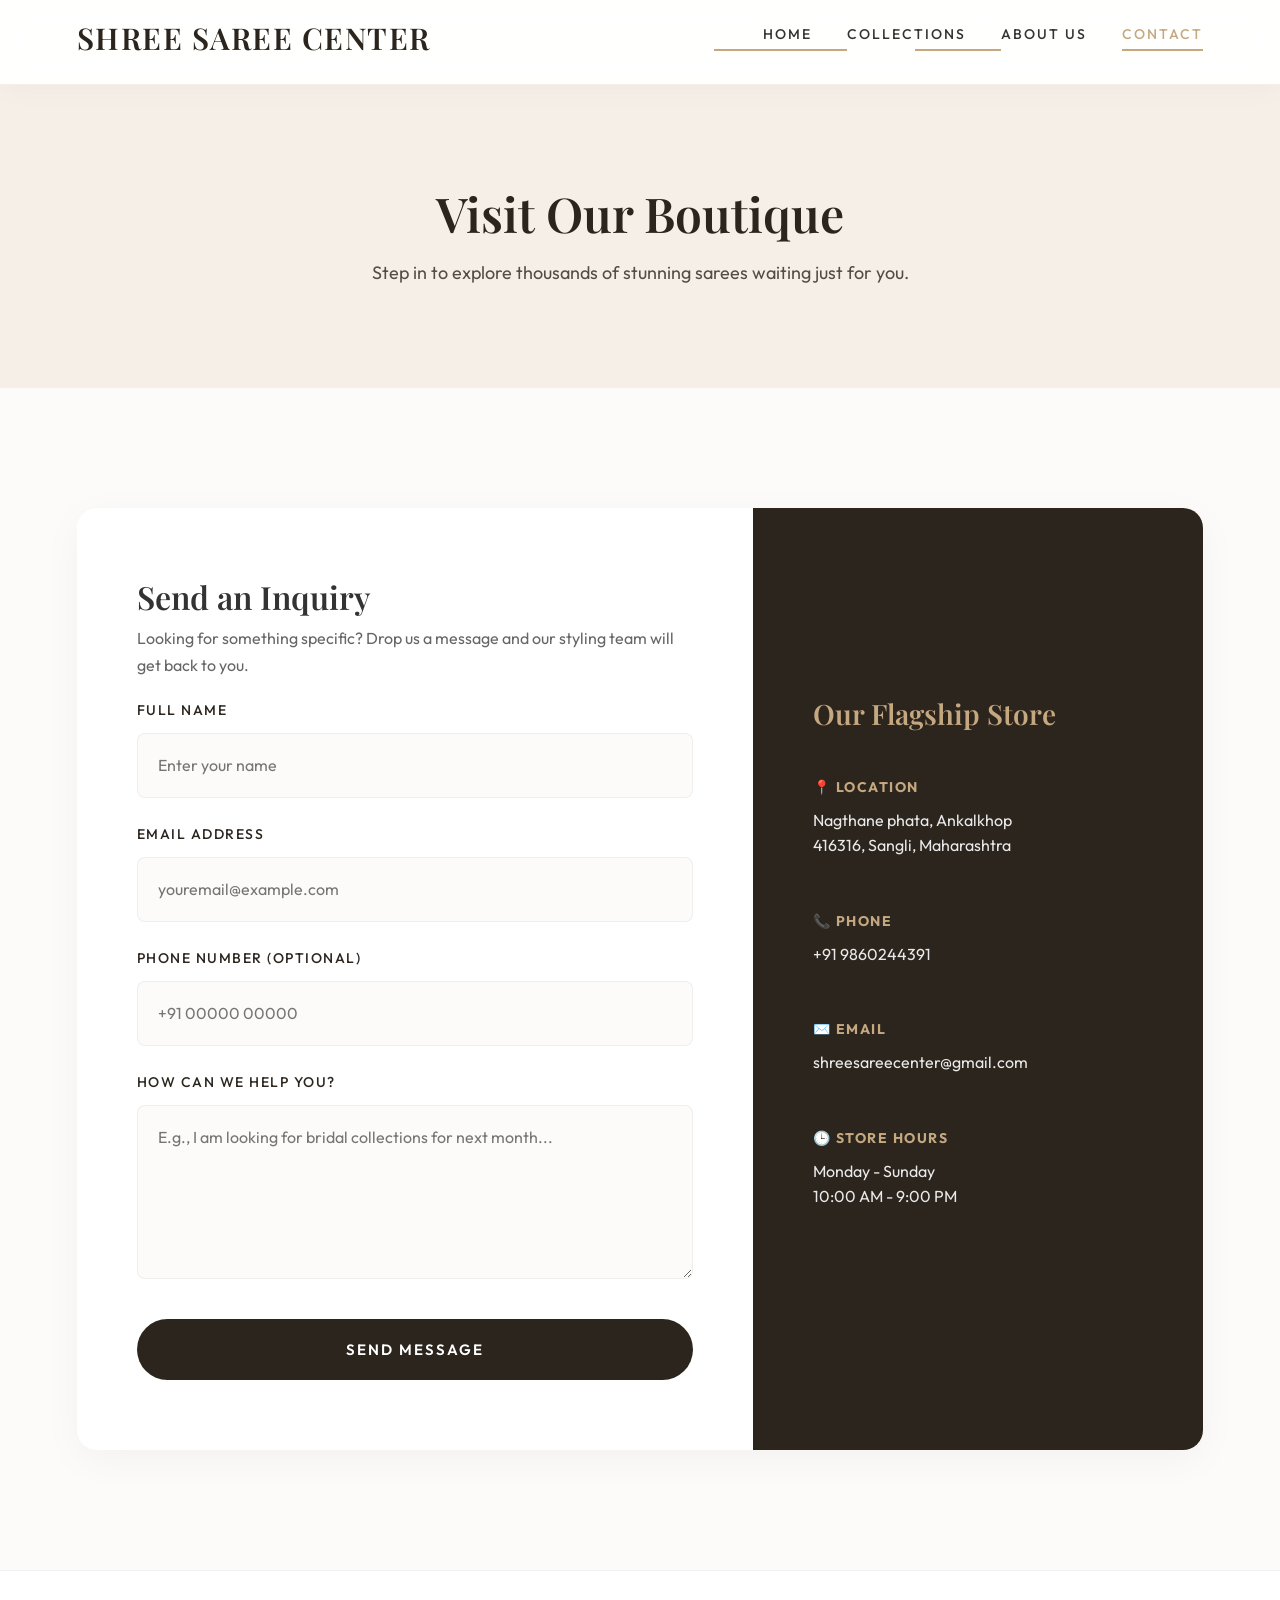
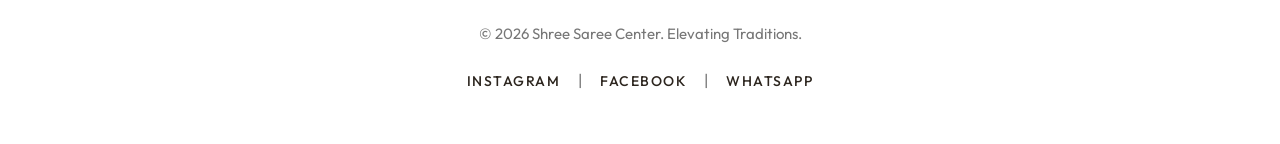
<file: contact.html>
<!DOCTYPE html>
<html lang="en">

<head>
    <meta charset="UTF-8">
    <title>Contact Us | Shree Saree Center</title>
    <link href="https://cdn.jsdelivr.net/npm/bootstrap@5.3.3/dist/css/bootstrap.min.css" rel="stylesheet" integrity="sha384-QWTKZyjpPEjISv5WaRU9OFeRpok6YctnYmDr5pNlyT2bRjXh0JMhjY6hW+ALEwIH" crossorigin="anonymous">
    <link rel="stylesheet" href="style.css">
    <meta name="viewport" content="width=device-width, initial-scale=1.0">
</head>

<body>

    <!-- Header Section -->
    <header>
        <div class="logo">
            <h1>Shree Saree Center</h1>
        </div>
        <nav>
            <ul>
                <li><a href="index.html">Home</a></li>
                <li><a href="product.html">Collections</a></li>
                <li><a href="about.html">About Us</a></li>
                <li><a href="contact.html" class="active">Contact</a></li>
            </ul>
        </nav>
    </header>

    <section class="contact-hero">
        <h1>Visit Our Boutique</h1>
        <p>Step in to explore thousands of stunning sarees waiting just for you.</p>
    </section>

    <!-- Contact Section -->
    <section class="contact-section">
        <div class="contact-container">

            <!-- Contact Form -->
            <div class="contact-form">
                <h2>Send an Inquiry</h2>
                <p style="margin-bottom: 20px; color: #666;">Looking for something specific? Drop us a message and our styling team will get back to you.</p>
                <form>
                    <label>Full Name</label>
                    <input type="text" placeholder="Enter your name" required>

                    <label>Email Address</label>
                    <input type="email" placeholder="youremail@example.com" required>

                    <label>Phone Number (Optional)</label>
                    <input type="tel" placeholder="+91 00000 00000">

                    <label>How can we help you?</label>
                    <textarea rows="5" placeholder="E.g., I am looking for bridal collections for next month..."></textarea>

                    <button type="submit">Send Message</button>
                </form>
            </div>

            <!-- Contact Details -->
            <div class="contact-info">
                <h3>Our Flagship Store</h3>
                
                <div class="info-item">
                    <strong>📍 Location</strong>
                    <p>Nagthane phata, Ankalkhop<br>416316, Sangli, Maharashtra</p>
                </div>
                
                <div class="info-item">
                    <strong>📞 Phone</strong>
                    <p>+91 9860244391</p>
                </div>
                
                <div class="info-item">
                    <strong>✉️ Email</strong>
                    <p>shreesareecenter@gmail.com</p>
                </div>
                
                <div class="info-item">
                    <strong>🕒 Store Hours</strong>
                    <p>Monday - Sunday<br>10:00 AM - 9:00 PM</p>
                </div>
            </div>

        </div>
    </section>

    <!-- Footer -->
    <footer>
        <p>&copy; 2026 Shree Saree Center. Elevating Traditions.</p>
        <div class="social-links">
            <a href="#">Instagram</a> | <a href="#">Facebook</a> | <a href="#">WhatsApp</a>
        </div>
    </footer>

    <script src="https://code.jquery.com/jquery-3.7.1.min.js" integrity="sha256-/JqT3SQfawRcv/BIHPThkBvs0OEvtFFmqPF/lYI/Cxo=" crossorigin="anonymous"></script>
    <script src="https://cdn.jsdelivr.net/npm/bootstrap@5.3.3/dist/js/bootstrap.bundle.min.js" integrity="sha384-YvpcrYf0tY3lHB60NNkmxc5s9fDVZLESaAA55NDzOxhy9GkcIdslK1eN7N6jIeHz" crossorigin="anonymous"></script>
</body>

</html>
</file>
<file: style.css>
/* Google Fonts */
@import url('https://fonts.googleapis.com/css2?family=Outfit:wght@300;400;500;600&family=Playfair+Display:ital,wght@0,400;0,600;0,700;1,400&display=swap');

/* CSS Variables for Light & Elegant Theme */
:root {
    --primary-color: #2c251e; /* Deep Charcoal Brown */
    --secondary-color: #c5a880; /* Champagne Gold */
    --accent-color: #dcbfa2; /* Soft Peach Gold */
    --bg-color: #fcfbf9; /* Pearl White */
    --surface-color: #ffffff; /* Pure White */
    --text-dark: #333333;
    --text-light: #ffffff;
    --text-muted: #777777;
    --font-heading: 'Playfair Display', serif;
    --font-body: 'Outfit', sans-serif;
    --transition: all 0.4s cubic-bezier(0.25, 0.8, 0.25, 1);
    --shadow-soft: 0 10px 40px rgba(0, 0, 0, 0.04);
    --shadow-hover: 0 20px 50px rgba(197, 168, 128, 0.15);
}

/* Reset Default Styles */
* {
    margin: 0;
    padding: 0;
    box-sizing: border-box;
}

body {
    font-family: var(--font-body);
    background-color: var(--bg-color);
    color: var(--text-dark);
    line-height: 1.7;
    overflow-x: hidden;
}

h1, h2, h3, h4 {
    font-family: var(--font-heading);
    font-weight: 600;
    line-height: 1.2;
}

/* ================= HEADER ================= */
header {
    display: flex;
    justify-content: space-between;
    align-items: center;
    background: rgba(255, 255, 255, 0.85); /* Light Glassmorphism */
    backdrop-filter: blur(15px);
    -webkit-backdrop-filter: blur(15px);
    padding: 20px 6vw;
    box-shadow: 0 4px 30px rgba(0, 0, 0, 0.03);
    position: sticky;
    top: 0;
    z-index: 1000;
    border-bottom: 1px solid rgba(197, 168, 128, 0.2);
}

.logo h1 {
    color: var(--primary-color);
    font-size: 30px;
    letter-spacing: 1.5px;
    text-transform: uppercase;
    text-shadow: none;
}

nav ul {
    list-style: none;
    display: flex;
    gap: 35px;
}

nav ul li a {
    text-decoration: none;
    color: var(--text-dark);
    font-size: 14px;
    font-weight: 500;
    letter-spacing: 2px;
    text-transform: uppercase;
    transition: var(--transition);
    padding: 8px 0;
    position: relative;
    overflow: hidden;
}

nav ul li a::after {
    content: '';
    position: absolute;
    width: 100%;
    height: 2px;
    background-color: var(--secondary-color);
    bottom: 0;
    left: -100%;
    transition: var(--transition);
}

nav ul li a:hover, nav ul li a.active {
    color: var(--secondary-color);
}

nav ul li a:hover::after, nav ul li a.active::after {
    left: 0;
}

/* ================= HERO SECTION ================= */
.hero {
    /* Using gradient & image with soft white overlay to keep it bright */
    background: linear-gradient(to right, rgba(252, 251, 249, 0.9) 0%, rgba(252, 251, 249, 0.6) 100%), url('images/bridal.jpg.jpeg') no-repeat right center/cover;
    height: 85vh;
    display: flex;
    align-items: center;
    color: var(--primary-color);
    padding: 0 8vw;
    position: relative;
}

.hero-content {
    max-width: 650px;
    position: relative;
    z-index: 2;
    animation: fadeSlideUp 1.2s cubic-bezier(0.2, 0.8, 0.2, 1) forwards;
}

.hero h2 {
    font-size: 68px;
    margin-bottom: 25px;
    color: var(--primary-color);
    font-weight: 700;
    letter-spacing: -0.5px;
}

.hero h2 span {
    color: var(--secondary-color);
    font-style: italic;
    font-weight: 400;
    display: block;
    margin-top: 10px;
}

.hero p {
    font-size: 19px;
    margin-bottom: 40px;
    font-weight: 300;
    color: var(--text-muted);
    line-height: 1.8;
}

/* Modern Button */
.btn {
    display: inline-flex;
    align-items: center;
    justify-content: center;
    padding: 16px 45px;
    background: var(--primary-color);
    color: var(--surface-color);
    text-decoration: none;
    border-radius: 50px;
    transition: var(--transition);
    font-family: var(--font-body);
    font-size: 14px;
    font-weight: 500;
    text-transform: uppercase;
    letter-spacing: 2px;
    box-shadow: 0 10px 20px rgba(0, 0, 0, 0.08);
    border: 1px solid var(--primary-color);
}

.btn:hover {
    background: transparent;
    color: var(--primary-color);
    box-shadow: 0 15px 30px rgba(0, 0, 0, 0.1);
    transform: translateY(-2px);
}

/* ================= FEATURED SECTION ================= */
.featured {
    padding: 120px 6vw;
    background: var(--bg-color);
    position: relative;
}

.section-title {
    font-size: 42px;
    margin-bottom: 70px;
    color: var(--primary-color);
    text-align: center;
    position: relative;
    z-index: 1;
}

.section-title::after {
    content: '';
    display: block;
    width: 60px;
    height: 3px;
    background: var(--secondary-color);
    margin: 25px auto 0;
}

.product-container {
    display: grid;
    grid-template-columns: repeat(auto-fit, minmax(320px, 1fr));
    gap: 45px;
    max-width: 1400px;
    margin: 0 auto;
    position: relative;
    z-index: 1;
}

.product-card {
    background-color: var(--surface-color);
    border-radius: 16px;
    overflow: hidden;
    box-shadow: var(--shadow-soft);
    transition: var(--transition);
    display: flex;
    flex-direction: column;
    border: 1px solid rgba(0,0,0,0.02);
}

.img-wrapper {
    overflow: hidden;
    height: 420px;
    position: relative;
}

.img-wrapper::after {
    content: '';
    position: absolute;
    inset: 0;
    background: rgba(197, 168, 128, 0.1);
    opacity: 0;
    transition: var(--transition);
}

.product-card:hover .img-wrapper::after {
    opacity: 1;
}

.product-card img {
    width: 100%;
    height: 100%;
    object-fit: cover;
    transition: transform 1s cubic-bezier(0.2, 0.8, 0.2, 1);
}

.product-card:hover img {
    transform: scale(1.06);
}

.product-info {
    padding: 35px;
    background: var(--surface-color);
    flex-grow: 1;
    display: flex;
    flex-direction: column;
    justify-content: space-between;
    text-align: center;
}

.product-card h3 {
    font-size: 22px;
    margin-bottom: 12px;
    color: var(--primary-color);
    transition: var(--transition);
}

.product-card:hover h3 {
    color: var(--secondary-color);
}

.product-card p {
    font-size: 15px;
    color: var(--text-muted);
    line-height: 1.7;
}

.product-card:hover {
    transform: translateY(-10px);
    box-shadow: var(--shadow-hover);
}

/* ================= ABOUT SECTION ================= */
.about-section {
    padding: 120px 6vw;
    display: grid;
    grid-template-columns: 1fr 1fr;
    gap: 80px;
    align-items: center;
    background: var(--surface-color);
}

.about-img {
    position: relative;
    border-radius: 16px;
    overflow: hidden;
    box-shadow: var(--shadow-soft);
}

.about-img img {
    width: 100%;
    display: block;
    transition: transform 0.7s ease;
}

.about-img:hover img {
    transform: scale(1.05);
}

.about-content h2 {
    font-size: 42px;
    color: var(--primary-color);
    margin-bottom: 25px;
}

.about-content p {
    font-size: 17px;
    color: var(--text-muted);
    margin-bottom: 25px;
}

.about-features {
    display: flex;
    gap: 25px;
    margin-top: 50px;
}

.feature {
    background: var(--bg-color);
    padding: 35px 25px;
    border-radius: 12px;
    box-shadow: var(--shadow-soft);
    text-align: center;
    flex: 1;
    border: 1px solid rgba(0,0,0,0.02);
    transition: var(--transition);
}

.feature:hover {
    transform: translateY(-8px);
    box-shadow: var(--shadow-hover);
    border-color: rgba(197, 168, 128, 0.3);
}

.feature h4 {
    color: var(--primary-color);
    font-size: 19px;
    margin-bottom: 10px;
}

/* ================= CONTACT SECTION ================= */
.contact-hero {
    background: rgba(197, 168, 128, 0.15); /* Soft beige background */
    color: var(--primary-color);
    padding: 100px 20px;
    text-align: center;
}

.contact-hero h1 {
    font-size: 48px;
    color: var(--primary-color);
    margin-bottom: 15px;
}

.contact-hero p {
    font-size: 18px;
    opacity: 0.8;
    max-width: 600px;
    margin: 0 auto;
}

.contact-section {
    padding: 120px 6vw;
    background: var(--bg-color);
}

.contact-container {
    display: grid;
    grid-template-columns: 3fr 2fr;
    background: var(--surface-color);
    border-radius: 20px;
    overflow: hidden;
    box-shadow: var(--shadow-soft);
}

.contact-form {
    padding: 70px 60px;
}

.contact-form form {
    display: flex;
    flex-direction: column;
    gap: 25px;
}

.contact-form label {
    font-weight: 500;
    color: var(--primary-color);
    font-size: 14px;
    text-transform: uppercase;
    letter-spacing: 1.5px;
    margin-bottom: -15px;
}

.contact-form input, .contact-form textarea {
    padding: 18px 20px;
    background: var(--bg-color);
    border: 1px solid rgba(0,0,0,0.05);
    border-radius: 8px;
    font-family: var(--font-body);
    font-size: 16px;
    transition: var(--transition);
}

.contact-form input:focus, .contact-form textarea:focus {
    outline: none;
    border-color: var(--secondary-color);
    background: var(--surface-color);
    box-shadow: 0 0 0 4px rgba(197, 168, 128, 0.1);
}

.contact-form button {
    background: var(--primary-color);
    color: var(--surface-color);
    border: none;
    border-radius: 50px;
    padding: 18px;
    font-size: 15px;
    font-weight: 600;
    letter-spacing: 2px;
    text-transform: uppercase;
    cursor: pointer;
    transition: var(--transition);
    margin-top: 15px;
}

.contact-form button:hover {
    background: var(--secondary-color);
    transform: translateY(-2px);
    box-shadow: 0 10px 20px rgba(197, 168, 128, 0.2);
}

.contact-info {
    background: var(--primary-color);
    color: white;
    padding: 70px 60px;
    display: flex;
    flex-direction: column;
    justify-content: center;
}

.contact-info h3 {
    font-size: 28px;
    color: var(--secondary-color);
    margin-bottom: 45px;
}

.info-item {
    margin-bottom: 35px;
    display: flex;
    flex-direction: column;
}

.info-item strong {
    color: var(--secondary-color);
    font-size: 14px;
    text-transform: uppercase;
    letter-spacing: 1.5px;
    margin-bottom: 8px;
}

.info-item p {
    font-size: 16px;
    opacity: 0.9;
    line-height: 1.6;
}

/* ================= FOOTER ================= */
footer {
    background-color: var(--surface-color);
    color: var(--text-muted);
    text-align: center;
    padding: 50px 20px;
    border-top: 1px solid rgba(0,0,0,0.05);
}

footer p {
    margin-bottom: 20px;
    font-size: 15px;
}

.social-links {
    margin-top: 20px;
}

.social-links a {
    display: inline-block;
    color: var(--primary-color);
    text-decoration: none;
    margin: 0 15px;
    font-size: 14px;
    font-weight: 500;
    text-transform: uppercase;
    letter-spacing: 1.5px;
    transition: var(--transition);
}

.social-links a:hover {
    color: var(--secondary-color);
}

/* ================= ANIMATIONS ================= */
@keyframes fadeSlideUp {
    from {
        opacity: 0;
        transform: translateY(30px);
    }
    to {
        opacity: 1;
        transform: translateY(0);
    }
}

/* ================= RESPONSIVE ================= */
@media (max-width: 992px) {
    .about-section, .contact-container {
        grid-template-columns: 1fr;
        gap: 50px;
    }
    
    .hero h2 {
        font-size: 50px;
    }
}

@media (max-width: 768px) {
    header {
        flex-direction: column;
        padding: 20px;
    }

    nav ul {
        margin-top: 20px;
        flex-wrap: wrap;
        justify-content: center;
        gap: 15px;
    }

    .hero {
        padding: 0 20px;
        text-align: center;
        background: linear-gradient(to right, rgba(252, 251, 249, 0.95) 0%, rgba(252, 251, 249, 0.85) 100%), url('images/bridal.jpg.jpeg') no-repeat right center/cover;
    }

    .hero h2 {
        font-size: 40px;
    }

    .section-title {
        font-size: 32px;
    }
    
    .product-container {
        grid-template-columns: 1fr;
    }

    .contact-form {
        padding: 40px 20px;
    }
    
    .contact-info {
        padding: 40px 20px;
    }
}
</file>
